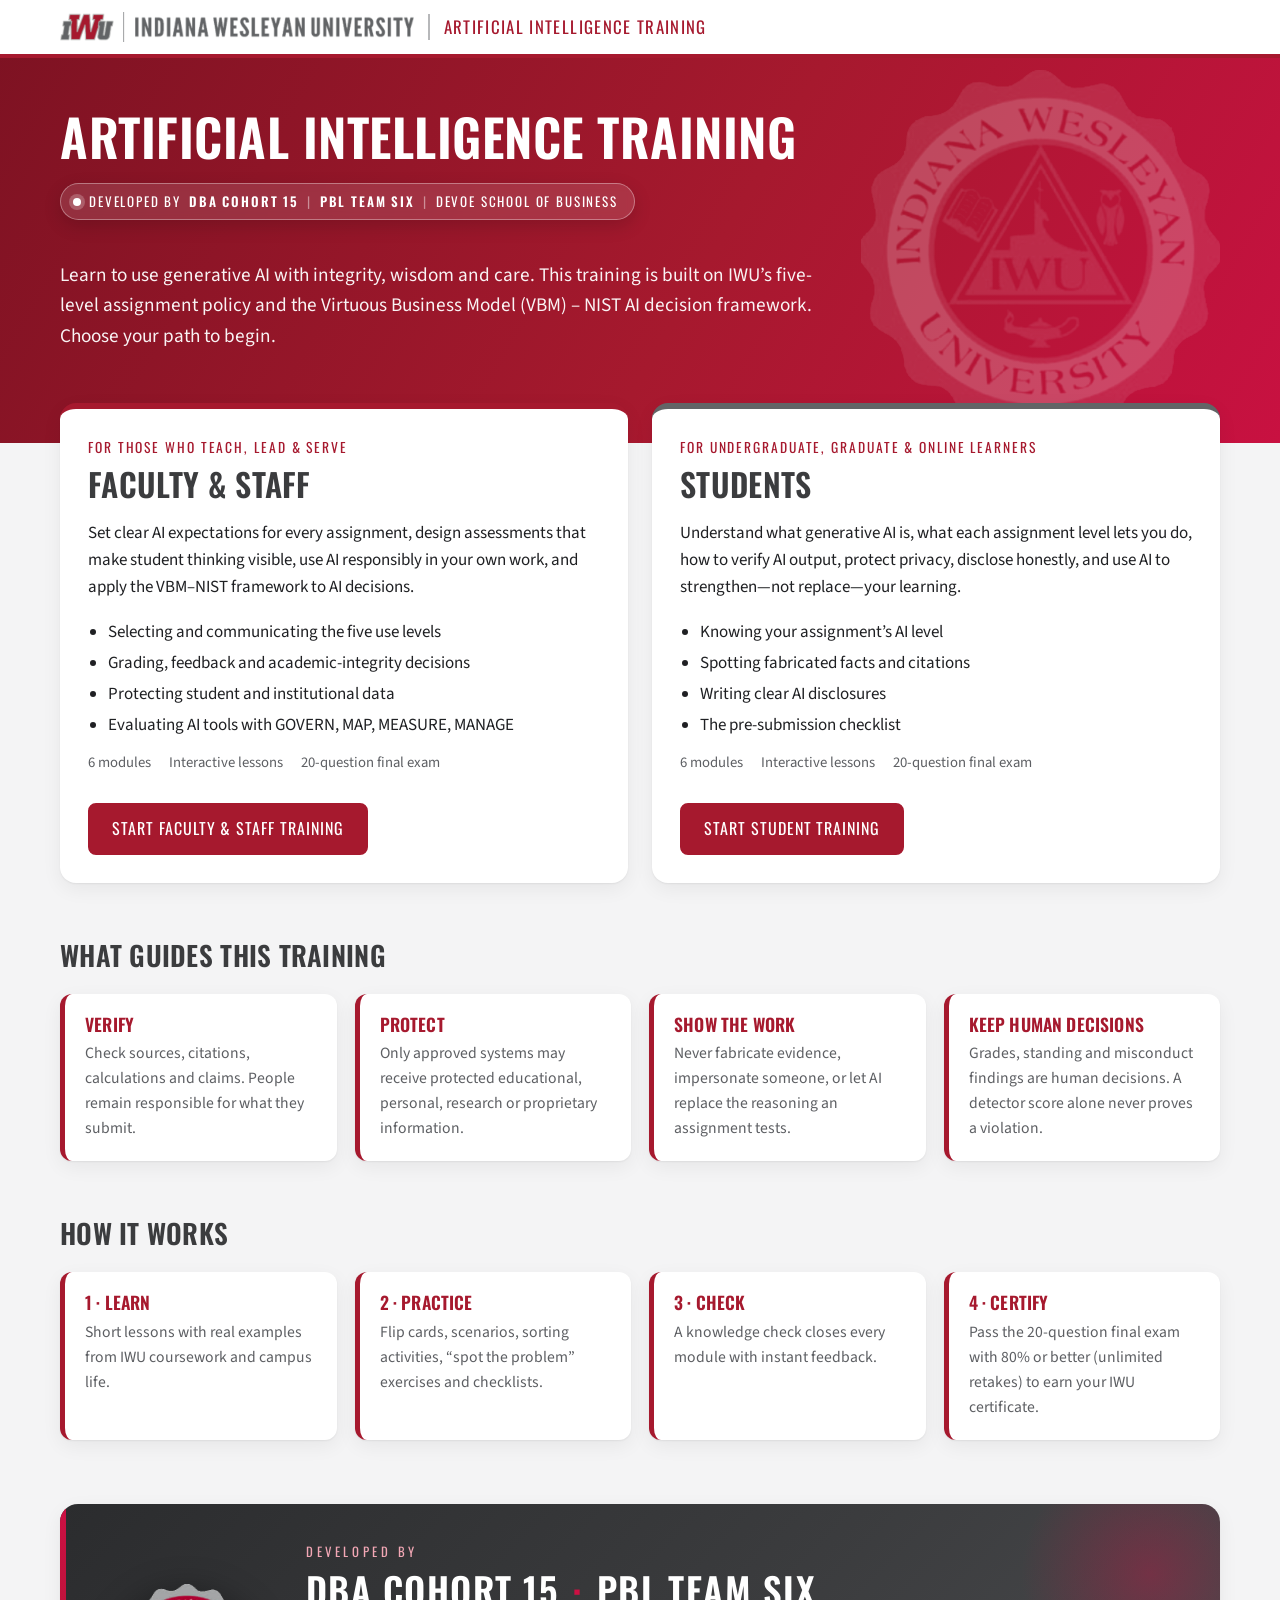
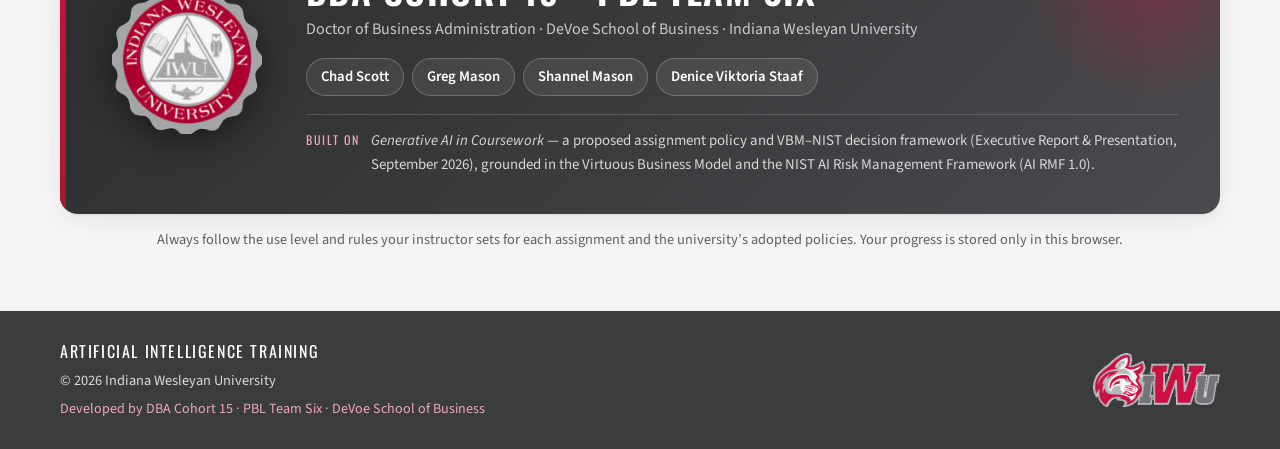
<file: index.html>
<!doctype html>
<html lang="en">
<head>
  <meta charset="utf-8">
  <meta name="viewport" content="width=device-width, initial-scale=1">
  <title>Artificial Intelligence Training | Indiana Wesleyan University</title>
  <meta name="description" content="Indiana Wesleyan University generative AI training for faculty, staff and students.">
  <link rel="icon" type="image/png" href="assets/img/iwu-seal.png">
  <link rel="preconnect" href="https://fonts.googleapis.com">
  <link rel="preconnect" href="https://fonts.gstatic.com" crossorigin>
  <link href="https://fonts.googleapis.com/css2?family=Oswald:wght@400;500;600&family=Source+Sans+3:ital,wght@0,400;0,600;0,700;1,400&family=Cormorant+Garamond:ital,wght@0,500;0,600;1,500&display=swap" rel="stylesheet">
  <link rel="stylesheet" href="assets/css/styles.css">
</head>
<body>
  <header class="site-header">
    <div class="inner">
      <a class="brand" href="index.html">
        <img src="assets/img/iwu-wordmark.png" alt="Indiana Wesleyan University">
        <span class="program">Artificial Intelligence Training</span>
      </a>
    </div>
  </header>

  <section class="hero">
    <div class="inner">
      <h1>Artificial Intelligence Training</h1>
      <div class="credit-pill"><span class="pill-dot" aria-hidden="true"></span>Developed by <strong>DBA Cohort 15</strong><span class="pill-sep" aria-hidden="true">|</span><strong>PBL Team Six</strong><span class="pill-school"><span class="pill-sep" aria-hidden="true">|</span>DeVoe School of Business</span></div>
      <p class="lead">Learn to use generative AI with integrity, wisdom and care. This training is built on IWU&rsquo;s five-level assignment policy and the Virtuous Business Model (VBM) &ndash; NIST AI decision framework. Choose your path to begin.</p>
    </div>
  </section>

  <main>
    <div class="choose">
      <div class="choose-grid">
        <article class="path-card">
          <div class="body">
            <div class="tag">For those who teach, lead &amp; serve</div>
            <h2>Faculty &amp; Staff</h2>
            <p>Set clear AI expectations for every assignment, design assessments that make student thinking visible, use AI responsibly in your own work, and apply the VBM&ndash;NIST framework to AI decisions.</p>
            <ul>
              <li>Selecting and communicating the five use levels</li>
              <li>Grading, feedback and academic-integrity decisions</li>
              <li>Protecting student and institutional data</li>
              <li>Evaluating AI tools with GOVERN, MAP, MEASURE, MANAGE</li>
            </ul>
            <div class="meta"><span>6 modules</span><span>Interactive lessons</span><span>20-question final exam</span></div>
          </div>
          <div class="foot">
            <a class="btn" href="faculty.html">Start Faculty &amp; Staff Training</a>
            <span class="progress-note" id="p-faculty"></span>
          </div>
        </article>

        <article class="path-card student">
          <div class="body">
            <div class="tag">For undergraduate, graduate &amp; online learners</div>
            <h2>Students</h2>
            <p>Understand what generative AI is, what each assignment level lets you do, how to verify AI output, protect privacy, disclose honestly, and use AI to strengthen&mdash;not replace&mdash;your learning.</p>
            <ul>
              <li>Knowing your assignment&rsquo;s AI level</li>
              <li>Spotting fabricated facts and citations</li>
              <li>Writing clear AI disclosures</li>
              <li>The pre-submission checklist</li>
            </ul>
            <div class="meta"><span>6 modules</span><span>Interactive lessons</span><span>20-question final exam</span></div>
          </div>
          <div class="foot">
            <a class="btn" href="student.html">Start Student Training</a>
            <span class="progress-note" id="p-student"></span>
          </div>
        </article>
      </div>
    </div>

    <section class="section">
      <h2>What guides this training</h2>
      <div class="pillars">
        <div class="pillar"><h3>Verify</h3><p>Check sources, citations, calculations and claims. People remain responsible for what they submit.</p></div>
        <div class="pillar"><h3>Protect</h3><p>Only approved systems may receive protected educational, personal, research or proprietary information.</p></div>
        <div class="pillar"><h3>Show the work</h3><p>Never fabricate evidence, impersonate someone, or let AI replace the reasoning an assignment tests.</p></div>
        <div class="pillar"><h3>Keep human decisions</h3><p>Grades, standing and misconduct findings are human decisions. A detector score alone never proves a violation.</p></div>
      </div>
    </section>

    <section class="section">
      <h2>How it works</h2>
      <div class="pillars">
        <div class="pillar"><h3>1 &middot; Learn</h3><p>Short lessons with real examples from IWU coursework and campus life.</p></div>
        <div class="pillar"><h3>2 &middot; Practice</h3><p>Flip cards, scenarios, sorting activities, &ldquo;spot the problem&rdquo; exercises and checklists.</p></div>
        <div class="pillar"><h3>3 &middot; Check</h3><p>A knowledge check closes every module with instant feedback.</p></div>
        <div class="pillar"><h3>4 &middot; Certify</h3><p>Pass the 20-question final exam with 80% or better (unlimited retakes) to earn your IWU certificate.</p></div>
      </div>
    </section>

    <section class="credits" aria-labelledby="credits-title">
      <div class="credits-inner">
        <div class="credits-seal"><img src="assets/img/iwu-seal.png" alt="Indiana Wesleyan University seal"></div>
        <div class="credits-body">
          <div class="credits-kicker">Developed by</div>
          <h2 id="credits-title">DBA Cohort 15 <span class="amp">&middot;</span> PBL Team Six</h2>
          <p class="credits-sub">Doctor of Business Administration &middot; DeVoe School of Business &middot; Indiana Wesleyan University</p>
          <ul class="credits-team" aria-label="Team members">
            <li>Chad Scott</li><li>Greg Mason</li><li>Shannel Mason</li><li>Denice Viktoria Staaf</li>
          </ul>
          <div class="credits-source">
            <span class="src-label">Built on</span>
            <span><em>Generative AI in Coursework</em> &mdash; a proposed assignment policy and VBM&ndash;NIST decision framework (Executive Report &amp; Presentation, September 2026), grounded in the Virtuous Business Model and the NIST AI Risk Management Framework (AI RMF 1.0).</span>
          </div>
        </div>
      </div>
      <p class="credits-note">Always follow the use level and rules your instructor sets for each assignment and the university&rsquo;s adopted policies. Your progress is stored only in this browser.</p>
    </section>
  </main>

  <footer class="site-footer">
    <div class="inner">
      <div><div class="foot-title">Artificial Intelligence Training</div>&copy; <span id="yr"></span> Indiana Wesleyan University<div class="foot-credit">Developed by DBA Cohort 15 &middot; PBL Team Six &middot; DeVoe School of Business</div></div>
      <img src="assets/img/iwu-bobcat.png" alt="IWU Wildcats">
    </div>
  </footer>

  <script>
    document.getElementById("yr").textContent = new Date().getFullYear();
    ["faculty", "student"].forEach(function (id) {
      try {
        var s = JSON.parse(localStorage.getItem("iwu-ai-training:" + id) || "null");
        if (!s) return;
        var n = document.getElementById("p-" + id);
        if (s.exam && s.exam.passed) n.innerHTML = "&#10003; Completed &mdash; certificate earned";
        else if (s.seen && Object.keys(s.seen).length) n.textContent = "In progress — pick up where you left off";
      } catch (e) {}
    });
  </script>
</body>
</html>
</file>
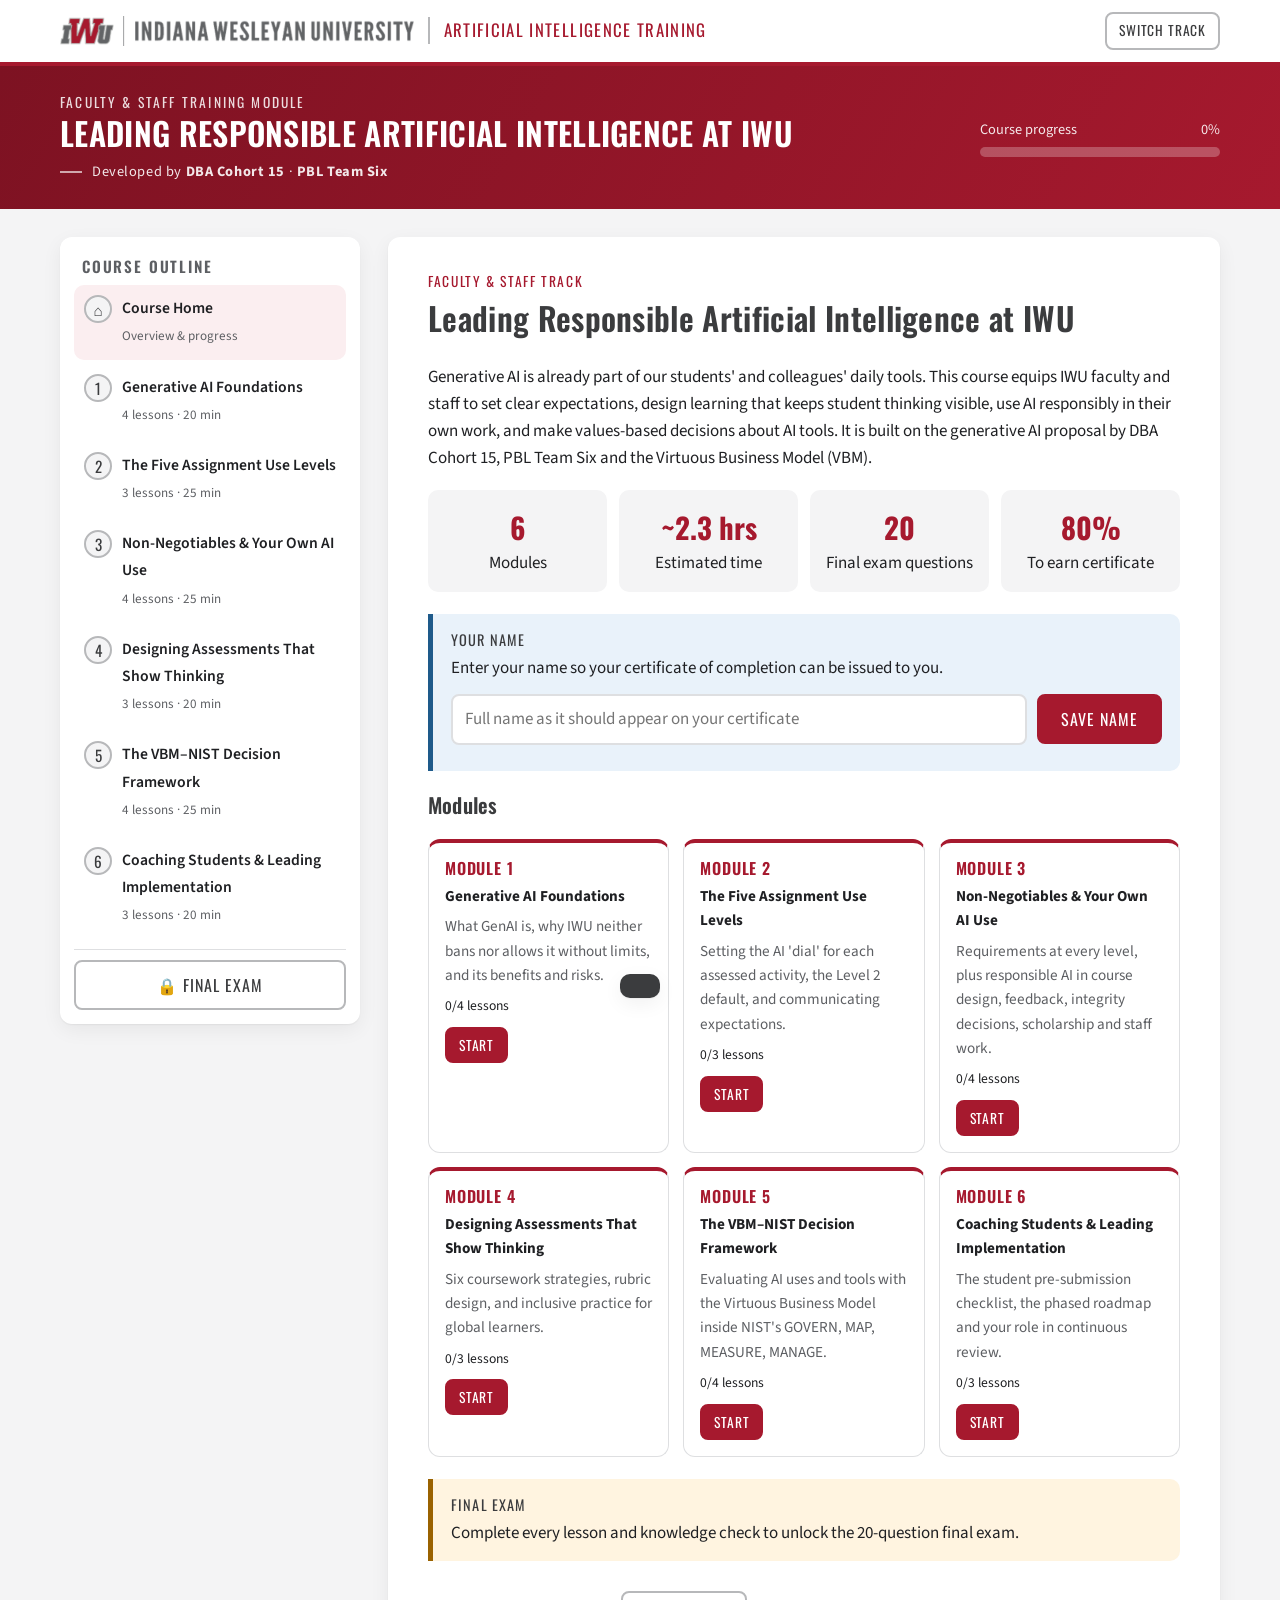
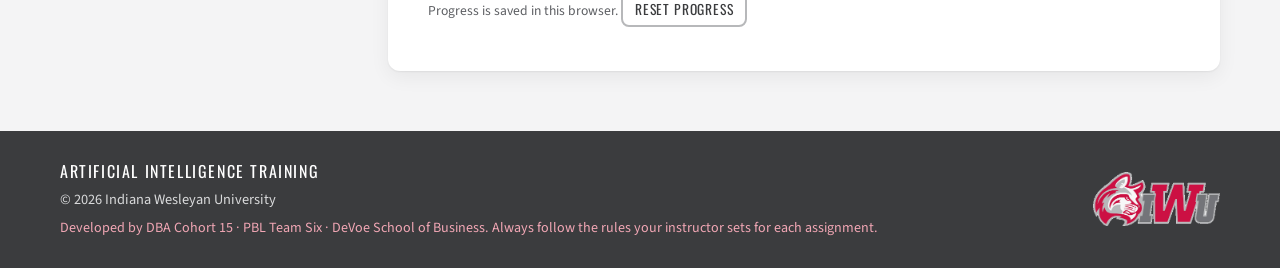
<file: faculty.html>
<!doctype html>
<html lang="en">
<head>
  <meta charset="utf-8">
  <meta name="viewport" content="width=device-width, initial-scale=1">
  <title>Artificial Intelligence Training | Indiana Wesleyan University</title>
  <link rel="icon" type="image/png" href="assets/img/iwu-seal.png">
  <link rel="preconnect" href="https://fonts.googleapis.com">
  <link rel="preconnect" href="https://fonts.gstatic.com" crossorigin>
  <link href="https://fonts.googleapis.com/css2?family=Oswald:wght@400;500;600&family=Source+Sans+3:ital,wght@0,400;0,600;0,700;1,400&family=Cormorant+Garamond:ital,wght@0,500;0,600;1,500&display=swap" rel="stylesheet">
  <link rel="stylesheet" href="assets/css/styles.css">
</head>
<body>
  <header class="site-header">
    <div class="inner">
      <a class="brand" href="index.html">
        <img src="assets/img/iwu-wordmark.png" alt="Indiana Wesleyan University">
        <span class="program">Artificial Intelligence Training</span>
      </a>
      <div class="header-actions">
        <button class="btn ghost small menu-toggle" id="menu-toggle" type="button" aria-controls="sidebar">Course menu</button>
        <a class="btn ghost small" href="index.html">Switch track</a>
      </div>
    </div>
  </header>

  <div class="course-banner">
    <div class="inner">
      <div>
        <div class="eyebrow" id="course-eyebrow"></div>
        <h1 id="course-title"></h1>
        <div class="banner-credit">Developed by <strong>DBA Cohort 15</strong> &middot; <strong>PBL Team Six</strong></div>
      </div>
      <div class="overall">
        <div class="label"><span>Course progress</span><span id="overall-pct">0%</span></div>
        <div class="bar"><span id="overall-bar" style="width:0%"></span></div>
      </div>
    </div>
  </div>

  <div class="layout">
    <aside class="sidebar" id="sidebar" aria-label="Course navigation">
      <h2>Course outline</h2>
      <nav id="nav"></nav>
    </aside>
    <main class="content" id="content" aria-live="polite"></main>
  </div>

  <footer class="site-footer">
    <div class="inner">
      <div><div class="foot-title">Artificial Intelligence Training</div>&copy; <script>document.write(new Date().getFullYear())</script> Indiana Wesleyan University<div class="foot-credit">Developed by DBA Cohort 15 &middot; PBL Team Six &middot; DeVoe School of Business. Always follow the rules your instructor sets for each assignment.</div></div>
      <img src="assets/img/iwu-bobcat.png" alt="IWU Wildcats">
    </div>
  </footer>
  <div class="toast" id="toast" role="status" aria-live="polite"></div>

  <script src="assets/js/content-faculty.js"></script>
  <script src="assets/js/app.js"></script>
</body>
</html>
</file>
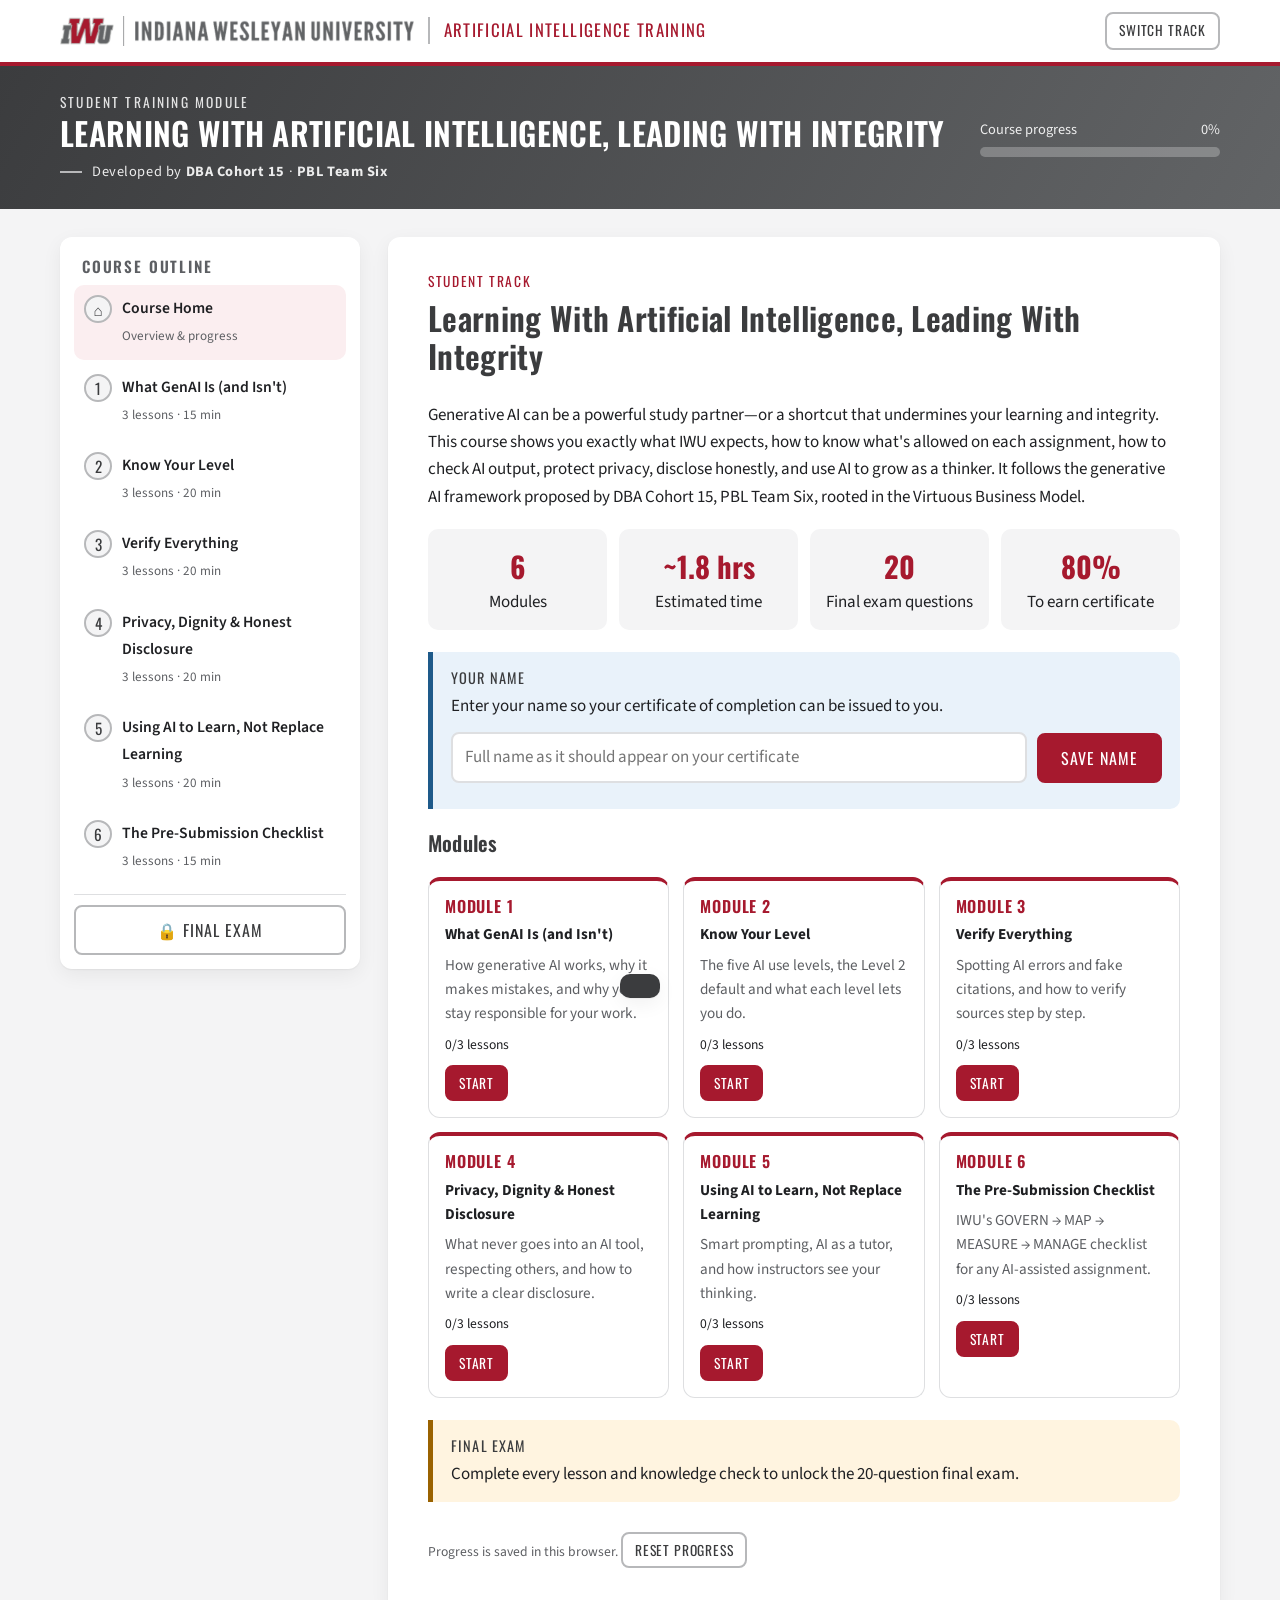
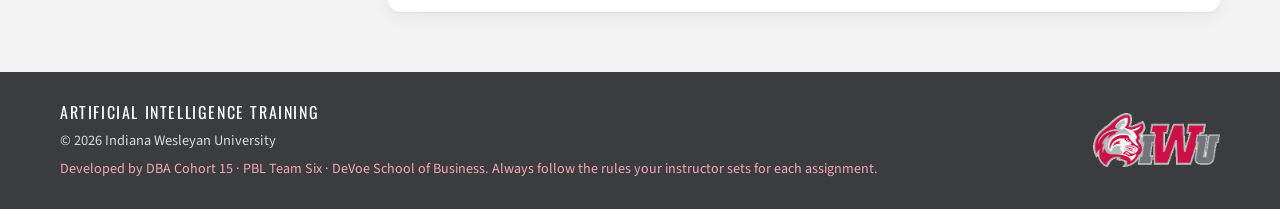
<file: student.html>
<!doctype html>
<html lang="en">
<head>
  <meta charset="utf-8">
  <meta name="viewport" content="width=device-width, initial-scale=1">
  <title>Artificial Intelligence Training | Indiana Wesleyan University</title>
  <link rel="icon" type="image/png" href="assets/img/iwu-seal.png">
  <link rel="preconnect" href="https://fonts.googleapis.com">
  <link rel="preconnect" href="https://fonts.gstatic.com" crossorigin>
  <link href="https://fonts.googleapis.com/css2?family=Oswald:wght@400;500;600&family=Source+Sans+3:ital,wght@0,400;0,600;0,700;1,400&family=Cormorant+Garamond:ital,wght@0,500;0,600;1,500&display=swap" rel="stylesheet">
  <link rel="stylesheet" href="assets/css/styles.css">
</head>
<body>
  <header class="site-header">
    <div class="inner">
      <a class="brand" href="index.html">
        <img src="assets/img/iwu-wordmark.png" alt="Indiana Wesleyan University">
        <span class="program">Artificial Intelligence Training</span>
      </a>
      <div class="header-actions">
        <button class="btn ghost small menu-toggle" id="menu-toggle" type="button" aria-controls="sidebar">Course menu</button>
        <a class="btn ghost small" href="index.html">Switch track</a>
      </div>
    </div>
  </header>

  <div class="course-banner">
    <div class="inner">
      <div>
        <div class="eyebrow" id="course-eyebrow"></div>
        <h1 id="course-title"></h1>
        <div class="banner-credit">Developed by <strong>DBA Cohort 15</strong> &middot; <strong>PBL Team Six</strong></div>
      </div>
      <div class="overall">
        <div class="label"><span>Course progress</span><span id="overall-pct">0%</span></div>
        <div class="bar"><span id="overall-bar" style="width:0%"></span></div>
      </div>
    </div>
  </div>

  <div class="layout">
    <aside class="sidebar" id="sidebar" aria-label="Course navigation">
      <h2>Course outline</h2>
      <nav id="nav"></nav>
    </aside>
    <main class="content" id="content" aria-live="polite"></main>
  </div>

  <footer class="site-footer">
    <div class="inner">
      <div><div class="foot-title">Artificial Intelligence Training</div>&copy; <script>document.write(new Date().getFullYear())</script> Indiana Wesleyan University<div class="foot-credit">Developed by DBA Cohort 15 &middot; PBL Team Six &middot; DeVoe School of Business. Always follow the rules your instructor sets for each assignment.</div></div>
      <img src="assets/img/iwu-bobcat.png" alt="IWU Wildcats">
    </div>
  </footer>
  <div class="toast" id="toast" role="status" aria-live="polite"></div>

  <script src="assets/js/content-student.js"></script>
  <script src="assets/js/app.js"></script>
</body>
</html>
</file>
<file: assets/css/styles.css>
/* =========================================================
   IWU – AI Training  |  Indiana Wesleyan University
   Brand palette drawn from the IWU wordmark, seal and bobcat marks
   ========================================================= */
:root {
  --iwu-crimson: #a6192e;
  --iwu-crimson-dark: #7d1222;
  --iwu-cardinal: #cc1043;
  --iwu-gray: #626466;
  --iwu-gray-dark: #3b3c3e;
  --iwu-silver: #b7b8ba;
  --iwu-mist: #f4f4f5;
  --iwu-white: #ffffff;
  --ink: #1f2023;
  --muted: #5d5f63;
  --line: #dedfe1;
  --ok: #1f7a4a;
  --ok-bg: #e8f5ee;
  --bad: #b3261e;
  --bad-bg: #fdecea;
  --warn: #9a6200;
  --warn-bg: #fff4e0;
  --info: #1e5a8a;
  --info-bg: #e9f2fa;
  --radius: 12px;
  --shadow: 0 1px 2px rgba(0,0,0,.06), 0 6px 20px rgba(0,0,0,.06);
  --font-head: "Oswald", "Arial Narrow", Arial, sans-serif;
  --font-body: "Source Sans 3", "Segoe UI", Arial, sans-serif;
  --font-cert: "Cormorant Garamond", Georgia, "Times New Roman", serif;
}

* { box-sizing: border-box; }
html { scroll-behavior: smooth; }
body {
  margin: 0;
  font-family: var(--font-body);
  font-size: 17px;
  line-height: 1.6;
  color: var(--ink);
  background: var(--iwu-mist);
}
img { max-width: 100%; }
a { color: var(--iwu-crimson); }
h1, h2, h3, h4 { font-family: var(--font-head); font-weight: 600; line-height: 1.2; letter-spacing: .01em; color: var(--iwu-gray-dark); }
h1 { font-size: 2.3rem; }
h2 { font-size: 1.7rem; }
h3 { font-size: 1.3rem; }
.sr-only { position: absolute; width: 1px; height: 1px; overflow: hidden; clip: rect(0 0 0 0); }
:focus-visible { outline: 3px solid var(--iwu-cardinal); outline-offset: 2px; }

/* ---------- Header / footer ---------- */
.site-header {
  background: var(--iwu-white);
  border-bottom: 4px solid var(--iwu-crimson);
  position: sticky; top: 0; z-index: 50;
}
.site-header .inner {
  max-width: 1200px; margin: 0 auto; padding: 12px 20px;
  display: flex; align-items: center; justify-content: space-between; gap: 16px;
}
.brand { display: flex; align-items: center; gap: 14px; text-decoration: none; min-width: 0; }
.brand img { height: 30px; width: auto; }
.brand .program {
  font-family: var(--font-head); color: var(--iwu-crimson); font-size: 1.05rem;
  text-transform: uppercase; letter-spacing: .08em; border-left: 2px solid var(--iwu-silver); padding-left: 14px; white-space: nowrap;
}
.header-actions { display: flex; gap: 10px; align-items: center; }
.site-footer {
  background: var(--iwu-gray-dark); color: #d9dadb; font-size: .9rem; margin-top: 60px;
}
.site-footer .inner { max-width: 1200px; margin: 0 auto; padding: 28px 20px; display: flex; gap: 24px; align-items: center; flex-wrap: wrap; justify-content: space-between; }
.site-footer img { height: 54px; }
.site-footer a { color: #fff; }

/* ---------- Buttons ---------- */
.btn {
  display: inline-flex; align-items: center; justify-content: center; gap: 8px;
  font-family: var(--font-head); font-size: 1rem; letter-spacing: .06em; text-transform: uppercase;
  padding: 11px 22px; border-radius: 8px; border: 2px solid var(--iwu-crimson);
  background: var(--iwu-crimson); color: #fff; cursor: pointer; text-decoration: none;
  transition: background .15s, transform .05s;
}
.btn:hover { background: var(--iwu-crimson-dark); border-color: var(--iwu-crimson-dark); }
.btn:active { transform: translateY(1px); }
.btn[disabled] { opacity: .45; cursor: not-allowed; }
.btn.secondary { background: #fff; color: var(--iwu-crimson); }
.btn.secondary:hover { background: #fbeef0; }
.btn.ghost { background: transparent; border-color: var(--iwu-silver); color: var(--iwu-gray-dark); }
.btn.ghost:hover { background: #fff; }
.btn.small { padding: 6px 12px; font-size: .85rem; }

/* ---------- Landing ---------- */
.hero {
  background:
    linear-gradient(120deg, rgba(125,18,34,.97), rgba(166,25,46,.93) 55%, rgba(204,16,67,.9)),
    var(--iwu-crimson);
  color: #fff; position: relative; overflow: hidden;
}
.hero::after {
  content: ""; position: absolute; right: max(24px, calc((100% - 1200px) / 2 - 40px)); top: 50%; transform: translateY(-50%);
  width: 400px; height: 400px; pointer-events: none;
  background: url("../img/iwu-seal-watermark.png") center/contain no-repeat; opacity: .2;
}
.hero .inner { max-width: 1200px; margin: 0 auto; padding: 64px 20px 72px; position: relative; z-index: 1; }
.hero .eyebrow { font-family: var(--font-head); letter-spacing: .18em; text-transform: uppercase; font-size: .95rem; opacity: .9; }
.hero h1 { color: #fff; font-size: 3.2rem; margin: 10px 0 14px; text-transform: uppercase; }
.hero p.lead { font-size: 1.2rem; max-width: 760px; opacity: .95; }

.choose { max-width: 1200px; margin: -40px auto 0; padding: 0 20px; position: relative; z-index: 2; }
.choose-grid { display: grid; grid-template-columns: repeat(auto-fit, minmax(320px, 1fr)); gap: 24px; }
.path-card {
  background: #fff; border-radius: 16px; box-shadow: var(--shadow); overflow: hidden;
  display: flex; flex-direction: column; border-top: 6px solid var(--iwu-crimson);
}
.path-card.student { border-top-color: var(--iwu-gray); }
.path-card .body { padding: 28px 28px 8px; flex: 1; }
.path-card h2 { margin: 6px 0 8px; font-size: 2rem; text-transform: uppercase; }
.path-card .tag { font-family: var(--font-head); color: var(--iwu-crimson); letter-spacing: .14em; text-transform: uppercase; font-size: .85rem; }
.path-card ul { padding-left: 20px; margin: 12px 0; }
.path-card li { margin: 4px 0; }
.path-card .meta { display: flex; gap: 18px; flex-wrap: wrap; color: var(--muted); font-size: .92rem; margin-top: 10px; }
.path-card .foot { padding: 20px 28px 28px; display: flex; gap: 12px; align-items: center; flex-wrap: wrap; }
.path-card .progress-note { font-size: .9rem; color: var(--muted); }

.section { max-width: 1200px; margin: 56px auto 0; padding: 0 20px; }
.section h2 { text-transform: uppercase; }
.pillars { display: grid; grid-template-columns: repeat(auto-fit, minmax(220px, 1fr)); gap: 18px; margin-top: 18px; }
.pillar { background: #fff; border-radius: var(--radius); padding: 20px; box-shadow: var(--shadow); border-left: 5px solid var(--iwu-crimson); }
.pillar h3 { margin: 0 0 6px; font-size: 1.1rem; text-transform: uppercase; color: var(--iwu-crimson); }
.pillar p { margin: 0; color: var(--muted); font-size: .98rem; }
.notice { background: #fff; border: 1px solid var(--line); border-radius: var(--radius); padding: 16px 20px; color: var(--muted); font-size: .95rem; }

/* ---------- Course layout ---------- */
.course-banner {
  background: linear-gradient(120deg, var(--iwu-crimson-dark), var(--iwu-crimson));
  color: #fff;
}
.course-banner.student { background: linear-gradient(120deg, var(--iwu-gray-dark), var(--iwu-gray)); }
.course-banner .inner { max-width: 1200px; margin: 0 auto; padding: 26px 20px; display: flex; align-items: center; gap: 22px; justify-content: space-between; flex-wrap: wrap; }
.course-banner h1 { color: #fff; margin: 0; font-size: 2rem; text-transform: uppercase; }
.course-banner .eyebrow { font-family: var(--font-head); letter-spacing: .16em; text-transform: uppercase; opacity: .85; font-size: .85rem; }
.overall { min-width: 240px; }
.overall .label { font-size: .9rem; opacity: .9; display: flex; justify-content: space-between; }
.bar { height: 10px; background: rgba(255,255,255,.25); border-radius: 99px; overflow: hidden; margin-top: 6px; }
.bar > span { display: block; height: 100%; background: #fff; border-radius: 99px; transition: width .4s; }

.layout { max-width: 1200px; margin: 28px auto 0; padding: 0 20px; display: grid; grid-template-columns: 300px 1fr; gap: 28px; align-items: start; }
.sidebar { background: #fff; border-radius: var(--radius); box-shadow: var(--shadow); padding: 14px; position: sticky; top: 84px; max-height: calc(100vh - 100px); overflow: auto; }
.sidebar h2 { font-size: .95rem; letter-spacing: .12em; text-transform: uppercase; color: var(--muted); margin: 6px 8px 10px; }
.nav-module { border-radius: 10px; margin-bottom: 4px; }
.nav-module > button {
  width: 100%; text-align: left; border: 0; background: transparent; cursor: pointer; padding: 10px 10px;
  display: flex; gap: 10px; align-items: flex-start; border-radius: 10px; font: inherit; color: var(--ink);
}
.nav-module > button:hover { background: var(--iwu-mist); }
.nav-module.active > button { background: #fbeef0; }
.nav-num {
  flex: 0 0 28px; height: 28px; border-radius: 50%; background: var(--iwu-mist); color: var(--iwu-gray-dark);
  display: grid; place-items: center; font-family: var(--font-head); font-size: .95rem; border: 2px solid var(--iwu-silver);
}
.nav-module.done .nav-num { background: var(--iwu-crimson); border-color: var(--iwu-crimson); color: #fff; }
.nav-title { font-weight: 600; line-height: 1.3; font-size: .98rem; }
.nav-sub { font-size: .82rem; color: var(--muted); }
.nav-lessons { list-style: none; padding: 0 0 6px 48px; margin: 0; display: none; }
.nav-module.active .nav-lessons { display: block; }
.nav-lessons button { border: 0; background: none; font: inherit; font-size: .9rem; color: var(--muted); cursor: pointer; padding: 3px 0; text-align: left; display: flex; gap: 6px; }
.nav-lessons button.current { color: var(--iwu-crimson); font-weight: 700; }
.nav-lessons .tick { color: var(--ok); width: 14px; flex: 0 0 14px; }
.nav-exam { margin-top: 10px; border-top: 1px solid var(--line); padding-top: 10px; }
.nav-exam button { width: 100%; }

.content { background: #fff; border-radius: var(--radius); box-shadow: var(--shadow); padding: 34px 40px 30px; min-width: 0; }
.crumb { font-family: var(--font-head); color: var(--iwu-crimson); letter-spacing: .12em; text-transform: uppercase; font-size: .85rem; }
.content > h2 { margin-top: 6px; font-size: 2rem; }
.lesson-steps { display: flex; gap: 6px; margin: 4px 0 20px; }
.lesson-steps span { flex: 1; height: 6px; border-radius: 6px; background: var(--line); }
.lesson-steps span.on { background: var(--iwu-crimson); }
.lesson-steps span.seen { background: #d98b97; }
.pager { display: flex; justify-content: space-between; gap: 12px; margin-top: 36px; border-top: 1px solid var(--line); padding-top: 20px; flex-wrap: wrap; }

.objectives { background: var(--iwu-mist); border-radius: var(--radius); padding: 16px 22px; margin: 16px 0; }
.objectives h4 { margin: 0 0 6px; text-transform: uppercase; letter-spacing: .08em; font-size: .95rem; color: var(--iwu-crimson); }
.objectives ul { margin: 0; padding-left: 20px; }

/* ---------- Content blocks ---------- */
.block { margin: 22px 0; }
.block p { margin: .6em 0; }
.callout { border-left: 5px solid var(--iwu-crimson); background: #fbeef0; padding: 14px 18px; border-radius: 0 10px 10px 0; }
.callout.info { border-color: var(--info); background: var(--info-bg); }
.callout.warn { border-color: var(--warn); background: var(--warn-bg); }
.callout.ok { border-color: var(--ok); background: var(--ok-bg); }
.callout .ct { font-family: var(--font-head); text-transform: uppercase; letter-spacing: .08em; font-size: .9rem; margin-bottom: 4px; color: var(--iwu-gray-dark); }
.quote { font-size: 1.25rem; font-family: var(--font-cert); font-style: italic; color: var(--iwu-gray-dark); border-left: 3px solid var(--iwu-silver); padding-left: 18px; }

table.tbl { width: 100%; border-collapse: collapse; font-size: .96rem; }
.tbl-wrap { overflow-x: auto; border-radius: 10px; border: 1px solid var(--line); }
table.tbl th { background: var(--iwu-gray-dark); color: #fff; text-align: left; padding: 10px 12px; font-family: var(--font-head); font-weight: 500; letter-spacing: .04em; }
table.tbl td { padding: 10px 12px; border-top: 1px solid var(--line); vertical-align: top; }
table.tbl tr:nth-child(even) td { background: #fafafa; }

.level-chip { display: inline-grid; place-items: center; width: 30px; height: 30px; border-radius: 50%; color: #fff; font-family: var(--font-head); font-size: 1rem; margin-right: 6px; }
.lv1 { background: #3b3c3e; } .lv2 { background: #626466; } .lv3 { background: #1e5a8a; } .lv4 { background: #a6192e; } .lv5 { background: #cc1043; }

.act-head { display: flex; align-items: center; gap: 10px; margin-bottom: 8px; }
.act-badge { font-family: var(--font-head); text-transform: uppercase; letter-spacing: .1em; font-size: .75rem; background: var(--iwu-crimson); color: #fff; padding: 3px 9px; border-radius: 99px; }
.act-head h4 { margin: 0; font-size: 1.15rem; }
.activity { border: 1px solid var(--line); border-radius: var(--radius); padding: 18px 20px; background: #fff; }
.activity .instructions { color: var(--muted); margin: 0 0 12px; }

/* flip cards */
.flip-grid { display: grid; grid-template-columns: repeat(auto-fill, minmax(210px, 1fr)); gap: 14px; }
.flip { perspective: 900px; height: 190px; cursor: pointer; border: 0; background: none; padding: 0; font: inherit; text-align: left; }
.flip-inner { position: relative; width: 100%; height: 100%; transition: transform .5s; transform-style: preserve-3d; }
.flip.flipped .flip-inner { transform: rotateY(180deg); }
.flip-face { position: absolute; inset: 0; backface-visibility: hidden; border-radius: 12px; padding: 16px; display: flex; flex-direction: column; justify-content: center; }
.flip-front { background: linear-gradient(135deg, var(--iwu-crimson), var(--iwu-cardinal)); color: #fff; font-family: var(--font-head); font-size: 1.25rem; text-align: center; align-items: center; }
.flip-front small { font-family: var(--font-body); font-size: .8rem; opacity: .85; margin-top: 8px; }
.flip-back { background: #fff; border: 2px solid var(--iwu-crimson); transform: rotateY(180deg); font-size: .93rem; overflow: auto; }

/* choice / scenario */
.choices { display: grid; gap: 10px; }
.choice {
  text-align: left; font: inherit; border: 2px solid var(--line); border-radius: 10px; background: #fff; padding: 11px 14px; cursor: pointer;
  display: flex; gap: 10px; align-items: flex-start; transition: border-color .15s, background .15s;
}
.choice:hover:not([disabled]) { border-color: var(--iwu-silver); background: #fcfcfc; }
.choice .key { flex: 0 0 26px; height: 26px; border-radius: 50%; background: var(--iwu-mist); display: grid; place-items: center; font-weight: 700; font-size: .85rem; color: var(--iwu-gray-dark); }
.choice.selected { border-color: var(--iwu-crimson); background: #fbeef0; }
.choice.correct { border-color: var(--ok); background: var(--ok-bg); }
.choice.incorrect { border-color: var(--bad); background: var(--bad-bg); }
.choice[disabled] { cursor: default; }
.feedback { margin-top: 12px; padding: 12px 14px; border-radius: 10px; display: none; }
.feedback.show { display: block; }
.feedback.good { background: var(--ok-bg); border-left: 4px solid var(--ok); }
.feedback.bad { background: var(--bad-bg); border-left: 4px solid var(--bad); }
.feedback.neutral { background: var(--info-bg); border-left: 4px solid var(--info); }

/* classify (level sorter / category sorter) */
.classify-item { border: 1px solid var(--line); border-radius: 10px; padding: 12px 14px; margin-bottom: 10px; }
.classify-item .stmt { font-weight: 600; margin-bottom: 8px; }
.classify-opts { display: flex; flex-wrap: wrap; gap: 8px; }
.classify-opts button { font: inherit; font-size: .9rem; border: 2px solid var(--line); background: #fff; border-radius: 99px; padding: 5px 14px; cursor: pointer; }
.classify-opts button:hover:not([disabled]) { border-color: var(--iwu-silver); }
.classify-opts button.correct { border-color: var(--ok); background: var(--ok-bg); font-weight: 700; }
.classify-opts button.incorrect { border-color: var(--bad); background: var(--bad-bg); text-decoration: line-through; }
.classify-item .why { display: none; font-size: .93rem; color: var(--muted); margin-top: 8px; }
.classify-item.answered .why { display: block; }
.score-line { font-weight: 700; margin-top: 8px; color: var(--iwu-gray-dark); }

/* spot the issue */
.spot-doc { background: #fcfcfc; border: 1px dashed var(--iwu-silver); border-radius: 10px; padding: 14px 16px; }
.spot-doc .doc-label { font-family: var(--font-head); text-transform: uppercase; letter-spacing: .1em; font-size: .8rem; color: var(--muted); margin-bottom: 6px; }
.spot {
  display: inline; font: inherit; text-align: left; border: 0; background: none; padding: 1px 2px; cursor: pointer; border-radius: 4px;
  border-bottom: 1px dotted var(--iwu-silver); line-height: 1.8; color: inherit;
}
.spot:hover { background: #fff3c4; }
.spot.flagged { background: #ffe08a; }
.spot.hit { background: var(--ok-bg); outline: 2px solid var(--ok); }
.spot.miss { background: var(--bad-bg); outline: 2px solid var(--bad); }
.spot.false-flag { background: var(--warn-bg); outline: 2px dashed var(--warn); }
.spot-notes { margin-top: 10px; display: none; }
.spot-notes.show { display: block; }
.spot-notes li { margin: 4px 0; }

/* matching */
.match-row { display: grid; grid-template-columns: 1fr 260px 28px; gap: 10px; align-items: center; padding: 8px 0; border-bottom: 1px solid var(--line); }
.match-row select { font: inherit; padding: 7px 8px; border-radius: 8px; border: 2px solid var(--line); background: #fff; width: 100%; }
.match-row.ok select { border-color: var(--ok); background: var(--ok-bg); }
.match-row.no select { border-color: var(--bad); background: var(--bad-bg); }
.match-row .mark { font-weight: 700; font-size: 1.1rem; }

/* accordion */
.accordion details { border: 1px solid var(--line); border-radius: 10px; margin-bottom: 8px; background: #fff; }
.accordion summary { cursor: pointer; padding: 12px 16px; font-weight: 700; list-style: none; display: flex; justify-content: space-between; gap: 10px; }
.accordion summary::-webkit-details-marker { display: none; }
.accordion summary::after { content: "+"; font-size: 1.3rem; line-height: 1; color: var(--iwu-crimson); }
.accordion details[open] summary::after { content: "–"; }
.accordion details[open] summary { border-bottom: 1px solid var(--line); }
.accordion .acc-body { padding: 10px 16px 14px; }

/* example: prompt/response compare */
.compare { display: grid; grid-template-columns: 1fr 1fr; gap: 14px; }
.compare .col { border-radius: 10px; padding: 14px 16px; border: 1px solid var(--line); }
.compare .col.bad { border-top: 5px solid var(--bad); }
.compare .col.good { border-top: 5px solid var(--ok); }
.compare .col h5 { margin: 0 0 6px; font-family: var(--font-head); text-transform: uppercase; letter-spacing: .08em; font-size: .9rem; }
.chat { background: var(--iwu-mist); border-radius: 10px; padding: 12px 14px; font-size: .95rem; }
.chat .who { font-family: var(--font-head); text-transform: uppercase; font-size: .75rem; letter-spacing: .1em; color: var(--muted); }
.chat .msg { margin: 2px 0 10px; white-space: pre-line; }
.chat .msg.ai { background: #fff; border-radius: 8px; padding: 8px 10px; border: 1px solid var(--line); }
.example-card { border: 1px solid var(--line); border-radius: var(--radius); overflow: hidden; }
.example-card .ex-head { background: var(--iwu-gray-dark); color: #fff; padding: 10px 16px; font-family: var(--font-head); letter-spacing: .06em; text-transform: uppercase; font-size: .95rem; }
.example-card .ex-body { padding: 14px 16px; }

/* checklist */
.check-row { display: grid; grid-template-columns: 1fr auto; gap: 12px; align-items: center; border: 1px solid var(--line); border-left: 5px solid var(--iwu-silver); border-radius: 10px; padding: 10px 14px; margin-bottom: 8px; }
.check-row .cr-title { font-family: var(--font-head); text-transform: uppercase; letter-spacing: .06em; color: var(--iwu-crimson); font-size: .95rem; }
.check-row .cr-q { font-size: .98rem; }
.yn { display: flex; gap: 6px; }
.yn button { font: inherit; font-size: .85rem; font-weight: 700; border: 2px solid var(--line); background: #fff; border-radius: 8px; padding: 5px 12px; cursor: pointer; }
.yn button.on.yes { background: var(--ok-bg); border-color: var(--ok); color: var(--ok); }
.yn button.on.fix { background: var(--bad-bg); border-color: var(--bad); color: var(--bad); }

/* steps / timeline */
.steps { counter-reset: s; list-style: none; padding: 0; margin: 0; }
.steps li { position: relative; padding: 4px 0 16px 50px; }
.steps li::before { counter-increment: s; content: counter(s); position: absolute; left: 0; top: 0; width: 34px; height: 34px; border-radius: 50%; background: var(--iwu-crimson); color: #fff; display: grid; place-items: center; font-family: var(--font-head); }
.steps li::after { content: ""; position: absolute; left: 16px; top: 36px; bottom: 2px; width: 2px; background: var(--line); }
.steps li:last-child::after { display: none; }
.steps li strong { display: block; }

.cards { display: grid; grid-template-columns: repeat(auto-fit, minmax(210px, 1fr)); gap: 14px; }
.card { border: 1px solid var(--line); border-radius: var(--radius); padding: 16px; border-top: 4px solid var(--iwu-crimson); background: #fff; }
.card h4 { margin: 0 0 6px; text-transform: uppercase; font-size: 1rem; letter-spacing: .05em; color: var(--iwu-crimson); }
.card p { margin: 0; font-size: .95rem; }

/* reflection */
.reflect textarea { width: 100%; min-height: 110px; font: inherit; padding: 10px 12px; border-radius: 10px; border: 2px solid var(--line); resize: vertical; }
.reflect .saved { font-size: .85rem; color: var(--ok); min-height: 1.2em; }

/* ---------- Quiz / exam ---------- */
.quiz-q { border: 1px solid var(--line); border-radius: var(--radius); padding: 18px 20px; margin-bottom: 16px; }
.quiz-q .qnum { font-family: var(--font-head); color: var(--iwu-crimson); letter-spacing: .1em; text-transform: uppercase; font-size: .85rem; }
.quiz-q .qtext { font-weight: 700; font-size: 1.08rem; margin: 4px 0 12px; }
.result-panel { border-radius: var(--radius); padding: 22px 24px; margin: 18px 0; text-align: center; }
.result-panel.pass { background: var(--ok-bg); border: 2px solid var(--ok); }
.result-panel.fail { background: var(--bad-bg); border: 2px solid var(--bad); }
.result-panel .big { font-family: var(--font-head); font-size: 3rem; line-height: 1; margin: 6px 0; }
.result-panel.pass .big { color: var(--ok); }
.result-panel.fail .big { color: var(--bad); }
.exam-bar { position: sticky; top: 74px; z-index: 5; background: #fff; padding: 10px 0; border-bottom: 1px solid var(--line); display: flex; justify-content: space-between; align-items: center; gap: 12px; flex-wrap: wrap; }
.exam-bar .bar { background: var(--line); width: 220px; }
.exam-bar .bar > span { background: var(--iwu-crimson); }
.exam-intro { display: grid; grid-template-columns: repeat(auto-fit, minmax(160px,1fr)); gap: 12px; margin: 18px 0; }
.stat { background: var(--iwu-mist); border-radius: 10px; padding: 14px; text-align: center; }
.stat b { display: block; font-family: var(--font-head); font-size: 1.8rem; color: var(--iwu-crimson); }
.review-list li { margin-bottom: 8px; }
.attempts { font-size: .92rem; color: var(--muted); }

.name-form { display: flex; gap: 10px; flex-wrap: wrap; align-items: center; margin: 12px 0; }
.name-form input { font: inherit; padding: 10px 12px; border-radius: 8px; border: 2px solid var(--line); min-width: 280px; flex: 1; }

/* ---------- Certificate ---------- */
.cert-wrap { overflow-x: auto; padding: 10px 0; }
.certificate {
  width: 1056px; height: 816px; margin: 0 auto; background: #fffdf8; position: relative; color: var(--iwu-gray-dark);
  box-shadow: var(--shadow); font-family: var(--font-body);
}
.certificate .frame-outer { position: absolute; inset: 22px; border: 10px solid var(--iwu-crimson); }
.certificate .frame-inner { position: absolute; inset: 42px; border: 2px solid var(--iwu-silver); }
.certificate .corner { position: absolute; width: 60px; height: 60px; border: 3px solid var(--iwu-crimson); }
.certificate .c-tl { top: 52px; left: 52px; border-right: 0; border-bottom: 0; }
.certificate .c-tr { top: 52px; right: 52px; border-left: 0; border-bottom: 0; }
.certificate .c-bl { bottom: 52px; left: 52px; border-right: 0; border-top: 0; }
.certificate .c-br { bottom: 52px; right: 52px; border-left: 0; border-top: 0; }
.certificate .watermark { position: absolute; left: 50%; top: 52%; width: 430px; transform: translate(-50%, -50%); opacity: .06; }
.certificate .cert-body { position: absolute; inset: 70px 90px; text-align: center; display: flex; flex-direction: column; align-items: center; }
.certificate .wordmark { height: 40px; margin-top: 6px; }
.certificate .cert-title { font-family: var(--font-head); font-size: 2.7rem; letter-spacing: .1em; white-space: nowrap; text-transform: uppercase; color: var(--iwu-crimson); margin: 22px 0 0; line-height: 1; }
.certificate .cert-sub { font-family: var(--font-head); letter-spacing: .35em; text-transform: uppercase; color: var(--iwu-gray); font-size: 1rem; margin-top: 8px; }
.certificate .presented { font-family: var(--font-cert); font-style: italic; font-size: 1.35rem; margin-top: 26px; }
.certificate .recipient { font-family: var(--font-cert); font-size: 3.6rem; font-weight: 600; color: var(--ink); line-height: 1.1; margin-top: 6px; padding: 0 30px 6px; border-bottom: 2px solid var(--iwu-crimson); min-width: 520px; }
.certificate .for { font-family: var(--font-cert); font-size: 1.25rem; margin-top: 16px; max-width: 720px; line-height: 1.45; }
.certificate .course-name { font-family: var(--font-head); font-size: 1.6rem; color: var(--iwu-crimson); text-transform: uppercase; letter-spacing: .05em; margin-top: 6px; }
.certificate .cert-foot { position: absolute; left: 0; right: 0; bottom: 0; display: grid; grid-template-columns: 1fr 150px 1fr; align-items: end; gap: 20px; }
.certificate .sig { text-align: center; font-size: .92rem; }
.certificate .sig .line { border-top: 1.5px solid var(--iwu-gray-dark); margin: 0 20px 6px; padding-top: 6px; font-family: var(--font-head); letter-spacing: .06em; text-transform: uppercase; font-size: .88rem; }
.certificate .sig .val { font-family: var(--font-cert); font-size: 1.3rem; font-style: italic; }
.certificate .seal { width: 140px; height: 140px; justify-self: center; }
.certificate .cert-id { position: absolute; bottom: 50px; left: 0; right: 0; text-align: center; font-size: .72rem; color: var(--muted); letter-spacing: .08em; }
.cert-actions { display: flex; gap: 12px; justify-content: center; flex-wrap: wrap; margin: 18px 0; }

/* ---------- Toast ---------- */
.toast { position: fixed; bottom: 22px; left: 50%; transform: translateX(-50%) translateY(120px); background: var(--iwu-gray-dark); color: #fff; padding: 12px 20px; border-radius: 10px; box-shadow: var(--shadow); transition: transform .3s; z-index: 100; }
.toast.show { transform: translateX(-50%) translateY(0); }

/* ---------- Responsive ---------- */
.menu-toggle { display: none; }
@media (max-width: 960px) {
  .layout { grid-template-columns: 1fr; }
  .sidebar { position: static; max-height: none; display: none; }
  .sidebar.open { display: block; }
  .menu-toggle { display: inline-flex; }
  .content { padding: 24px 20px; }
  .compare { grid-template-columns: 1fr; }
  .match-row { grid-template-columns: 1fr 28px; }
  .match-row select { grid-column: 1; }
  .match-row .mark { grid-row: 1 / span 2; grid-column: 2; }
}
@media (max-width: 640px) {
  body { font-size: 16px; }
  .hero h1 { font-size: 2.2rem; }
  .brand .program { display: none; }
  .check-row { grid-template-columns: 1fr; }
  .choose-grid { grid-template-columns: 1fr; }
  .path-card .body, .path-card .foot { padding-left: 20px; padding-right: 20px; }
}

/* ---------- Print: certificate only ---------- */
@media print {
  @page { size: letter landscape; margin: 0; }
  body { background: #fff; }
  body.printing-cert * { visibility: hidden; }
  body.printing-cert .certificate, body.printing-cert .certificate * { visibility: visible; }
  body.printing-cert .certificate { position: fixed; left: 0; top: 0; box-shadow: none; -webkit-print-color-adjust: exact; print-color-adjust: exact; }
  .site-header, .site-footer { display: none; }
}

/* programmatic focus target on view change */
h2[tabindex="-1"]:focus { outline: none; }
.header-actions .btn { white-space: nowrap; }
@media (max-width: 640px) {
  .brand img { height: 22px; }
  .header-actions .btn { padding: 6px 9px; font-size: .75rem; }
  .course-banner h1 { font-size: 1.6rem; }
}
.certificate .course-name { font-size: 1.32rem; white-space: nowrap; }
.brand img { flex-shrink: 0; object-fit: contain; }
@media (max-width: 640px) {
  .site-header .inner { flex-wrap: wrap; justify-content: center; padding: 10px 16px; gap: 10px; }
}

/* ---------- Credits & attribution ---------- */
.credit-pill {
  display: inline-flex; align-items: center; flex-wrap: wrap; gap: 8px;
  font-family: var(--font-head); font-size: .82rem; letter-spacing: .14em; text-transform: uppercase;
  color: #fff; background: rgba(255,255,255,.12); border: 1px solid rgba(255,255,255,.35);
  padding: 7px 16px 7px 12px; border-radius: 999px; margin-bottom: 18px;
  backdrop-filter: blur(4px); box-shadow: 0 6px 18px rgba(0,0,0,.15);
}
.credit-pill strong { font-weight: 600; }
.credit-pill .pill-sep { opacity: .45; }
.pill-dot { width: 8px; height: 8px; border-radius: 50%; background: #fff; box-shadow: 0 0 0 4px rgba(255,255,255,.22); }

.credits { max-width: 1200px; margin: 64px auto 0; padding: 0 20px; }
.credits-inner {
  position: relative; overflow: hidden; display: grid; grid-template-columns: 170px 1fr; gap: 34px; align-items: center;
  background: linear-gradient(135deg, #2b2c2e 0%, var(--iwu-gray-dark) 55%, #4a4b4e 100%);
  color: #e9e9ea; border-radius: 18px; padding: 38px 42px; box-shadow: var(--shadow);
}
.credits-inner::before {
  content: ""; position: absolute; left: 0; top: 0; bottom: 0; width: 6px;
  background: linear-gradient(180deg, var(--iwu-cardinal), var(--iwu-crimson));
}
.credits-inner::after {
  content: ""; position: absolute; right: -60px; top: -60px; width: 260px; height: 260px; border-radius: 50%;
  background: radial-gradient(circle, rgba(204,16,67,.35), rgba(204,16,67,0) 70%);
}
.credits-seal { position: relative; z-index: 1; display: grid; place-items: center; }
.credits-seal img { width: 150px; height: 150px; filter: drop-shadow(0 8px 18px rgba(0,0,0,.45)); }
.credits-body { position: relative; z-index: 1; }
.credits-kicker { font-family: var(--font-head); letter-spacing: .28em; text-transform: uppercase; font-size: .8rem; color: #f2a7b5; }
.credits h2 { color: #fff; font-size: 2.3rem; margin: 6px 0 4px; text-transform: uppercase; letter-spacing: .04em; }
.credits h2 .amp { color: var(--iwu-cardinal); padding: 0 4px; }
.credits-sub { margin: 0 0 16px; color: #c9cacc; font-size: 1rem; }
.credits-team { list-style: none; padding: 0; margin: 0 0 18px; display: flex; flex-wrap: wrap; gap: 8px; }
.credits-team li {
  font-size: .92rem; font-weight: 600; color: #fff; padding: 6px 14px; border-radius: 999px;
  background: rgba(255,255,255,.08); border: 1px solid rgba(255,255,255,.22);
}
.credits-source { display: flex; gap: 12px; align-items: baseline; font-size: .93rem; color: #d6d7d9; border-top: 1px solid rgba(255,255,255,.15); padding-top: 14px; }
.credits-source .src-label { flex: 0 0 auto; font-family: var(--font-head); text-transform: uppercase; letter-spacing: .14em; font-size: .75rem; color: #f2a7b5; }
.credits-note { color: var(--muted); font-size: .9rem; text-align: center; margin: 14px 0 0; }

.banner-credit { margin-top: 8px; font-size: .9rem; letter-spacing: .04em; opacity: .9; }
.banner-credit strong { font-weight: 700; }
.banner-credit::before { content: ""; display: inline-block; width: 22px; height: 2px; background: rgba(255,255,255,.7); vertical-align: middle; margin-right: 10px; }

.foot-title { font-family: var(--font-head); color: #fff; text-transform: uppercase; letter-spacing: .1em; font-size: 1rem; margin-bottom: 4px; }
.foot-credit { margin-top: 6px; color: #f2a7b5; font-size: .88rem; }

@media (max-width: 760px) {
  .credits-inner { grid-template-columns: 1fr; text-align: center; padding: 30px 22px; gap: 18px; }
  .credits-seal img { width: 110px; height: 110px; }
  .credits h2 { font-size: 1.7rem; }
  .credits-team { justify-content: center; }
  .credits-source { flex-direction: column; align-items: center; gap: 4px; }
  .credit-pill { font-size: .72rem; letter-spacing: .1em; }
}
.pill-school { display: inline-flex; gap: 8px; }
@media (max-width: 760px) {
  .pill-school { display: none; }
  .credits h2 .amp { display: block; height: 0; overflow: hidden; }
}
@media (max-width: 760px) { .credit-pill .pill-sep { display: none; } .credit-pill { column-gap: 10px; } }

@media (max-width: 960px) { .hero::after { width: 300px; height: 300px; right: -40px; opacity: .12; } }
@media (max-width: 640px) { .hero::after { width: 240px; height: 240px; right: -60px; top: 62%; opacity: .1; } }

/* Keep the hero text and the seal watermark side by side on wide screens */
@media (min-width: 961px) {
  .hero::after { width: 360px; height: 360px; right: max(20px, calc((100% - 1200px) / 2 + 20px)); opacity: .22; }
  .hero h1, .hero p.lead { max-width: min(780px, calc(100% - 400px)); }
}

/* Hero: title first, credit badge directly beneath it */
.hero .inner { padding-top: 48px; }
.hero h1 { margin: 0 0 16px; }
.hero .credit-pill { margin: 0 0 20px; }
</file>
